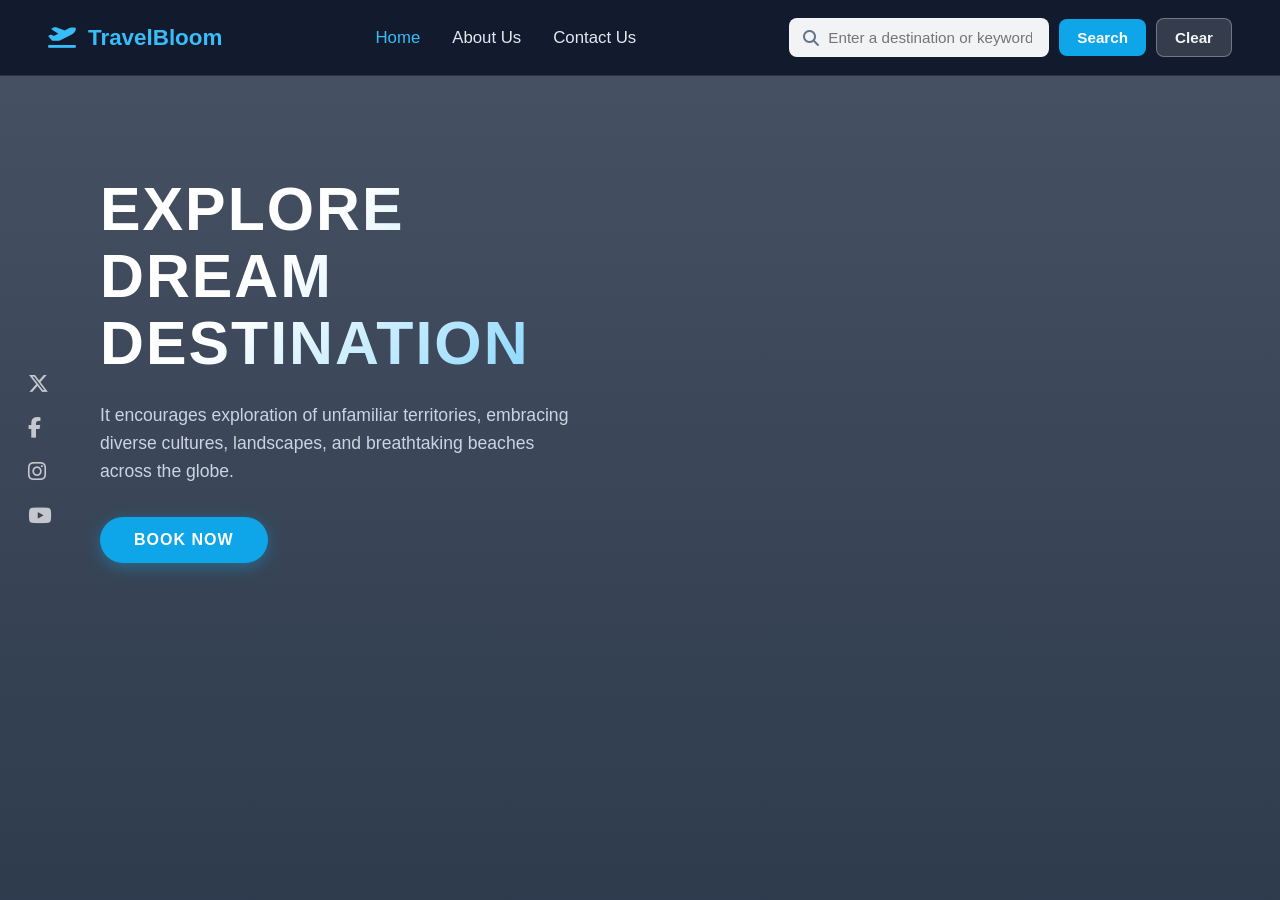
<file: index.html>
<!DOCTYPE html>
<html lang="en">
<head>
    <meta charset="UTF-8">
    <meta name="viewport" content="width=device-width, initial-scale=1.0">
    <title>TravelBloom - Travel Recommendation</title>
    <link rel="stylesheet" href="https://cdnjs.cloudflare.com/ajax/libs/font-awesome/6.5.2/css/all.min.css">
    <link rel="stylesheet" href="travel_recommendation.css">
</head>
<body>
    <nav class="navbar">
        <div class="logo-section">
            <i class="fa-solid fa-plane-departure"></i>
            <span>TravelBloom</span>
        </div>
        <div class="nav-links">
            <a href="travel_recommendation.html" class="active">Home</a>
            <a href="about.html">About Us</a>
            <a href="contact.html">Contact Us</a>
        </div>
        <div class="search-container">
            <div class="search-box">
                <i class="fa-solid fa-magnifying-glass search-icon"></i>
                <input type="text" id="searchInput" placeholder="Enter a destination or keyword">
            </div>
            <button type="button" id="btnSearch">Search</button>
            <button type="button" id="btnClear">Clear</button>
        </div>
    </nav>

    <aside class="social-sidebar">
        <a href="#"><i class="fa-brands fa-x-twitter"></i></a>
        <a href="#"><i class="fa-brands fa-facebook-f"></i></a>
        <a href="#"><i class="fa-brands fa-instagram"></i></a>
        <a href="#"><i class="fa-brands fa-youtube"></i></a>
    </aside>

    <main class="main-container">
        <section class="hero-section">
            <h1>EXPLORE<br>DREAM<br>DESTINATION</h1>
            <p>It encourages exploration of unfamiliar territories, embracing diverse cultures, landscapes, and breathtaking beaches across the globe.</p>
            <a href="#" class="btn-book">BOOK NOW</a>
        </section>

        <section id="resultsContainer" class="results-container"></section>
    </main>

    <script src="travel_recommendation.js"></script>
</body>
</html>
</file>
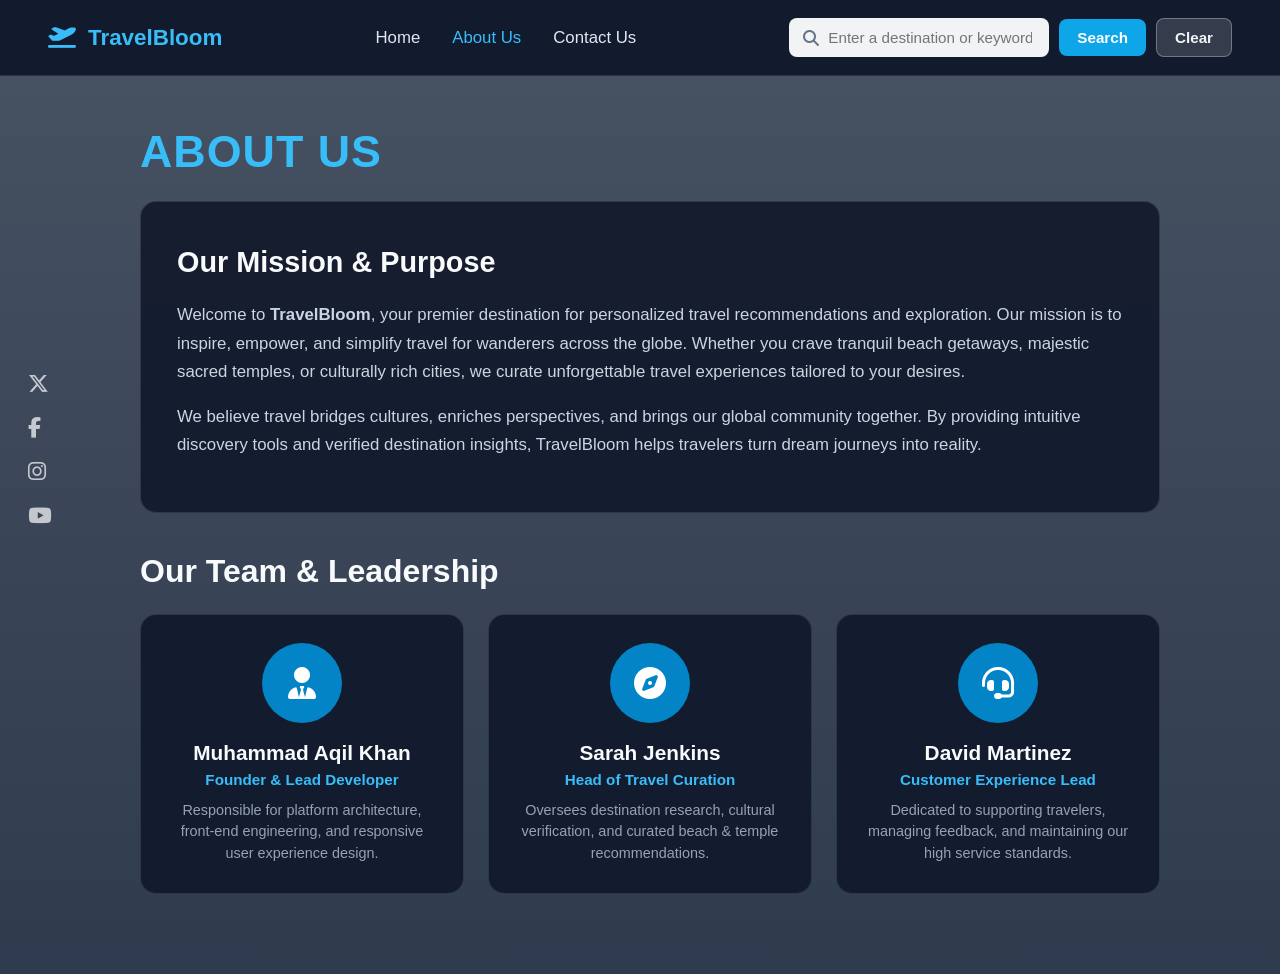
<file: about.html>
<!DOCTYPE html>
<html lang="en">
<head>
    <meta charset="UTF-8">
    <meta name="viewport" content="width=device-width, initial-scale=1.0">
    <title>About Us - TravelBloom</title>
    <link rel="stylesheet" href="https://cdnjs.cloudflare.com/ajax/libs/font-awesome/6.5.2/css/all.min.css">
    <link rel="stylesheet" href="travel_recommendation.css">
    <style>
        .about-page-container {
            padding: 50px 80px 80px 100px;
            max-width: 1200px;
            margin: 0 auto;
        }
        .page-title {
            font-size: 2.8rem;
            font-weight: 800;
            margin-bottom: 24px;
            color: #38bdf8;
            letter-spacing: 1px;
            text-transform: uppercase;
        }
        .company-info-card {
            background: rgba(15, 23, 42, 0.88);
            border: 1px solid rgba(255, 255, 255, 0.12);
            border-radius: 16px;
            padding: 36px;
            backdrop-filter: blur(12px);
            margin-bottom: 40px;
            line-height: 1.7;
            color: #cbd5e1;
        }
        .company-info-card h2 {
            color: #f8fafc;
            font-size: 1.8rem;
            margin-bottom: 14px;
        }
        .company-info-card p {
            margin-bottom: 16px;
            font-size: 1.05rem;
        }
        .team-section h2 {
            font-size: 2rem;
            margin-bottom: 24px;
            color: #f8fafc;
        }
        .team-grid {
            display: grid;
            grid-template-columns: repeat(auto-fit, minmax(280px, 1fr));
            gap: 24px;
        }
        .team-card {
            background: rgba(15, 23, 42, 0.88);
            border: 1px solid rgba(255, 255, 255, 0.12);
            border-radius: 16px;
            padding: 28px;
            text-align: center;
            backdrop-filter: blur(12px);
        }
        .team-card .avatar {
            width: 80px;
            height: 80px;
            border-radius: 50%;
            background: #0284c7;
            display: flex;
            align-items: center;
            justify-content: center;
            margin: 0 auto 18px;
            font-size: 2rem;
            color: white;
        }
        .team-card h3 {
            color: #f8fafc;
            font-size: 1.3rem;
            margin-bottom: 6px;
        }
        .team-card .role {
            color: #38bdf8;
            font-size: 0.95rem;
            font-weight: 600;
            margin-bottom: 12px;
        }
        .team-card p {
            color: #94a3b8;
            font-size: 0.9rem;
            line-height: 1.5;
        }
    </style>
</head>
<body>
    <!-- Navbar with 6 required elements -->
    <nav class="navbar">
        <div class="logo-section">
            <i class="fa-solid fa-plane-departure"></i>
            <span>TravelBloom</span>
        </div>
        <div class="nav-links">
            <a href="index.html">Home</a>
            <a href="about.html" class="active">About Us</a>
            <a href="contact.html">Contact Us</a>
        </div>
        <div class="search-container">
            <div class="search-box">
                <i class="fa-solid fa-magnifying-glass search-icon"></i>
                <input type="text" id="searchInput" placeholder="Enter a destination or keyword">
            </div>
            <button type="button" id="btnSearch">Search</button>
            <button type="button" id="btnClear">Clear</button>
        </div>
    </nav>

    <aside class="social-sidebar">
        <a href="#"><i class="fa-brands fa-x-twitter"></i></a>
        <a href="#"><i class="fa-brands fa-facebook-f"></i></a>
        <a href="#"><i class="fa-brands fa-instagram"></i></a>
        <a href="#"><i class="fa-brands fa-youtube"></i></a>
    </aside>

    <div class="about-page-container">
        <h1 class="page-title">ABOUT US</h1>

        <section class="company-info-card">
            <h2>Our Mission & Purpose</h2>
            <p>Welcome to <strong>TravelBloom</strong>, your premier destination for personalized travel recommendations and exploration. Our mission is to inspire, empower, and simplify travel for wanderers across the globe. Whether you crave tranquil beach getaways, majestic sacred temples, or culturally rich cities, we curate unforgettable travel experiences tailored to your desires.</p>
            <p>We believe travel bridges cultures, enriches perspectives, and brings our global community together. By providing intuitive discovery tools and verified destination insights, TravelBloom helps travelers turn dream journeys into reality.</p>
        </section>

        <section class="team-section">
            <h2>Our Team & Leadership</h2>
            <div class="team-grid">
                <div class="team-card">
                    <div class="avatar"><i class="fa-solid fa-user-tie"></i></div>
                    <h3>Muhammad Aqil Khan</h3>
                    <div class="role">Founder & Lead Developer</div>
                    <p>Responsible for platform architecture, front-end engineering, and responsive user experience design.</p>
                </div>
                <div class="team-card">
                    <div class="avatar"><i class="fa-solid fa-compass"></i></div>
                    <h3>Sarah Jenkins</h3>
                    <div class="role">Head of Travel Curation</div>
                    <p>Oversees destination research, cultural verification, and curated beach & temple recommendations.</p>
                </div>
                <div class="team-card">
                    <div class="avatar"><i class="fa-solid fa-headset"></i></div>
                    <h3>David Martinez</h3>
                    <div class="role">Customer Experience Lead</div>
                    <p>Dedicated to supporting travelers, managing feedback, and maintaining our high service standards.</p>
                </div>
            </div>
        </section>
    </div>

    <script src="travel_recommendation.js"></script>
</body>
</html>
</file>
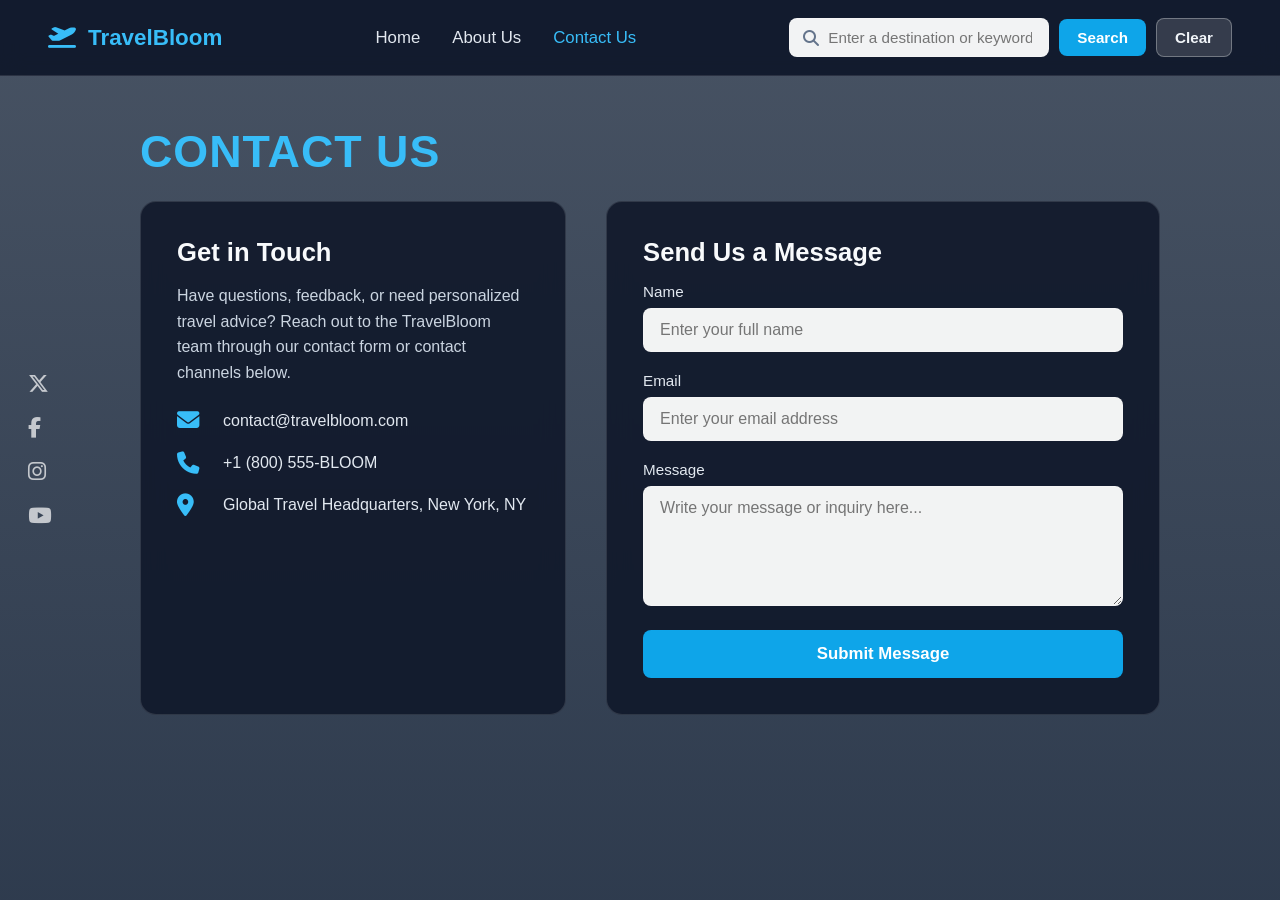
<file: contact.html>
<!DOCTYPE html>
<html lang="en">
<head>
    <meta charset="UTF-8">
    <meta name="viewport" content="width=device-width, initial-scale=1.0">
    <title>Contact Us - TravelBloom</title>
    <link rel="stylesheet" href="https://cdnjs.cloudflare.com/ajax/libs/font-awesome/6.5.2/css/all.min.css">
    <link rel="stylesheet" href="travel_recommendation.css">
    <style>
        .contact-page-container {
            padding: 50px 80px 80px 100px;
            max-width: 1200px;
            margin: 0 auto;
        }
        .page-title {
            font-size: 2.8rem;
            font-weight: 800;
            margin-bottom: 24px;
            color: #38bdf8;
            letter-spacing: 1px;
            text-transform: uppercase;
        }
        .contact-layout {
            display: grid;
            grid-template-columns: 1fr 1.3fr;
            gap: 40px;
        }
        .contact-info-card, .contact-form-card {
            background: rgba(15, 23, 42, 0.88);
            border: 1px solid rgba(255, 255, 255, 0.12);
            border-radius: 16px;
            padding: 36px;
            backdrop-filter: blur(12px);
        }
        .contact-info-card h2, .contact-form-card h2 {
            color: #f8fafc;
            font-size: 1.6rem;
            margin-bottom: 16px;
        }
        .contact-info-card p {
            color: #cbd5e1;
            line-height: 1.6;
            margin-bottom: 24px;
        }
        .info-item {
            display: flex;
            align-items: center;
            gap: 16px;
            margin-bottom: 20px;
            color: #e2e8f0;
        }
        .info-item i {
            font-size: 1.4rem;
            color: #38bdf8;
            width: 30px;
        }
        .form-group {
            margin-bottom: 20px;
        }
        .form-group label {
            display: block;
            margin-bottom: 8px;
            color: #e2e8f0;
            font-weight: 500;
            font-size: 0.95rem;
        }
        .form-group input, .form-group textarea {
            width: 100%;
            padding: 12px 16px;
            border-radius: 8px;
            border: 1px solid rgba(255, 255, 255, 0.2);
            background: rgba(255, 255, 255, 0.95);
            color: #0f172a;
            font-size: 1rem;
            outline: none;
            box-sizing: border-box;
        }
        .form-group textarea {
            resize: vertical;
            min-height: 120px;
        }
        .btn-submit {
            display: block;
            width: 100%;
            padding: 14px;
            background: #0ea5e9;
            color: white;
            border: none;
            border-radius: 8px;
            font-size: 1.05rem;
            font-weight: 700;
            cursor: pointer;
            transition: background 0.2s ease;
        }
        .btn-submit:hover {
            background: #0284c7;
        }
        .status-msg {
            margin-top: 15px;
            color: #4ade80;
            font-weight: 600;
            display: none;
            text-align: center;
        }
    </style>
</head>
<body>
    <!-- Navbar with 6 required elements -->
    <nav class="navbar">
        <div class="logo-section">
            <i class="fa-solid fa-plane-departure"></i>
            <span>TravelBloom</span>
        </div>
        <div class="nav-links">
            <a href="index.html">Home</a>
            <a href="about.html">About Us</a>
            <a href="contact.html" class="active">Contact Us</a>
        </div>
        <div class="search-container">
            <div class="search-box">
                <i class="fa-solid fa-magnifying-glass search-icon"></i>
                <input type="text" id="searchInput" placeholder="Enter a destination or keyword">
            </div>
            <button type="button" id="btnSearch">Search</button>
            <button type="button" id="btnClear">Clear</button>
        </div>
    </nav>

    <aside class="social-sidebar">
        <a href="#"><i class="fa-brands fa-x-twitter"></i></a>
        <a href="#"><i class="fa-brands fa-facebook-f"></i></a>
        <a href="#"><i class="fa-brands fa-instagram"></i></a>
        <a href="#"><i class="fa-brands fa-youtube"></i></a>
    </aside>

    <div class="contact-page-container">
        <h1 class="page-title">CONTACT US</h1>

        <div class="contact-layout">
            <div class="contact-info-card">
                <h2>Get in Touch</h2>
                <p>Have questions, feedback, or need personalized travel advice? Reach out to the TravelBloom team through our contact form or contact channels below.</p>
                
                <div class="info-item">
                    <i class="fa-solid fa-envelope"></i>
                    <span>contact@travelbloom.com</span>
                </div>
                <div class="info-item">
                    <i class="fa-solid fa-phone"></i>
                    <span>+1 (800) 555-BLOOM</span>
                </div>
                <div class="info-item">
                    <i class="fa-solid fa-location-dot"></i>
                    <span>Global Travel Headquarters, New York, NY</span>
                </div>
            </div>

            <div class="contact-form-card">
                <h2>Send Us a Message</h2>
                <form id="contactForm" onsubmit="event.preventDefault(); document.getElementById('statusMsg').style.display='block'; this.reset();">
                    <div class="form-group">
                        <label for="name">Name</label>
                        <input type="text" id="name" name="name" placeholder="Enter your full name" required>
                    </div>

                    <div class="form-group">
                        <label for="email">Email</label>
                        <input type="email" id="email" name="email" placeholder="Enter your email address" required>
                    </div>

                    <div class="form-group">
                        <label for="message">Message</label>
                        <textarea id="message" name="message" placeholder="Write your message or inquiry here..." required></textarea>
                    </div>

                    <button type="submit" class="btn-submit">Submit Message</button>
                    <div id="statusMsg" class="status-msg">Thank you! Your message has been sent successfully.</div>
                </form>
            </div>
        </div>
    </div>

    <script src="travel_recommendation.js"></script>
</body>
</html>
</file>
<file: travel_recommendation.css>
* {
    margin: 0;
    padding: 0;
    box-sizing: border-box;
    font-family: 'Segoe UI', Tahoma, Geneva, Verdana, sans-serif;
}

body {
    min-height: 100vh;
    background: linear-gradient(rgba(10, 25, 47, 0.75), rgba(10, 25, 47, 0.85)),
                url('https://images.unsplash.com/photo-1507525428034-b723cf961d3e?w=1600&auto=format&fit=crop&q=80') center/cover no-repeat fixed;
    color: #ffffff;
    overflow-x: hidden;
}

.navbar {
    display: flex;
    justify-content: space-between;
    align-items: center;
    padding: 18px 48px;
    background: rgba(15, 23, 42, 0.92);
    backdrop-filter: blur(10px);
    border-bottom: 1px solid rgba(255, 255, 255, 0.1);
    position: sticky;
    top: 0;
    z-index: 100;
}

.logo-section {
    display: flex;
    align-items: center;
    gap: 12px;
    font-size: 1.4rem;
    font-weight: 700;
    color: #38bdf8;
}

.nav-links {
    display: flex;
    gap: 32px;
}

.nav-links a {
    color: #e2e8f0;
    text-decoration: none;
    font-size: 1.05rem;
    font-weight: 500;
    transition: color 0.2s ease;
}

.nav-links a:hover,
.nav-links a.active {
    color: #38bdf8;
}

.search-container {
    display: flex;
    align-items: center;
    gap: 10px;
}

.search-box {
    position: relative;
    display: flex;
    align-items: center;
}

.search-icon {
    position: absolute;
    left: 14px;
    color: #64748b;
}

.search-box input {
    padding: 10px 16px 10px 38px;
    border-radius: 8px;
    border: 1px solid rgba(255, 255, 255, 0.2);
    background: rgba(255, 255, 255, 0.95);
    color: #0f172a;
    font-size: 0.95rem;
    width: 260px;
    outline: none;
}

.search-container button {
    padding: 10px 18px;
    border: none;
    border-radius: 8px;
    font-weight: 600;
    cursor: pointer;
    font-size: 0.95rem;
    transition: all 0.2s ease;
}

#btnSearch {
    background: #0ea5e9;
    color: white;
}

#btnSearch:hover {
    background: #0284c7;
}

#btnClear {
    background: rgba(255, 255, 255, 0.15);
    color: #f1f5f9;
    border: 1px solid rgba(255, 255, 255, 0.3);
}

#btnClear:hover {
    background: rgba(255, 255, 255, 0.25);
}

.social-sidebar {
    position: fixed;
    left: 28px;
    top: 50%;
    transform: translateY(-50%);
    display: flex;
    flex-direction: column;
    gap: 20px;
    z-index: 50;
}

.social-sidebar a {
    color: rgba(255, 255, 255, 0.7);
    font-size: 1.3rem;
    transition: color 0.2s ease, transform 0.2s ease;
}

.social-sidebar a:hover {
    color: #38bdf8;
    transform: scale(1.15);
}

.main-container {
    display: flex;
    justify-content: space-between;
    padding: 60px 80px 60px 100px;
    gap: 40px;
    min-height: calc(100vh - 80px);
}

.hero-section {
    flex: 1;
    max-width: 520px;
    padding-top: 40px;
}

.hero-section h1 {
    font-size: 3.8rem;
    font-weight: 900;
    line-height: 1.1;
    letter-spacing: 2px;
    margin-bottom: 24px;
    background: linear-gradient(135deg, #ffffff 40%, #7dd3fc 100%);
    -webkit-background-clip: text;
    -webkit-text-fill-color: transparent;
}

.hero-section p {
    font-size: 1.1rem;
    line-height: 1.6;
    color: #cbd5e1;
    margin-bottom: 32px;
}

.btn-book {
    display: inline-block;
    padding: 14px 34px;
    background: #0ea5e9;
    color: white;
    text-decoration: none;
    border-radius: 30px;
    font-weight: 700;
    letter-spacing: 1px;
    box-shadow: 0 4px 15px rgba(14, 165, 233, 0.4);
    transition: transform 0.2s ease, background 0.2s ease;
}

.btn-book:hover {
    background: #0284c7;
    transform: translateY(-2px);
}

.results-container {
    flex: 1.2;
    display: flex;
    flex-direction: column;
    gap: 24px;
    max-height: 75vh;
    overflow-y: auto;
    padding-right: 12px;
}

.recommendation-card {
    background: rgba(15, 23, 42, 0.88);
    backdrop-filter: blur(12px);
    border-radius: 16px;
    overflow: hidden;
    border: 1px solid rgba(255, 255, 255, 0.12);
    box-shadow: 0 10px 25px rgba(0, 0, 0, 0.35);
    animation: fadeIn 0.3s ease;
}

@keyframes fadeIn {
    from { opacity: 0; transform: translateY(12px); }
    to { opacity: 1; transform: translateY(0); }
}

.card-image-wrap {
    width: 100%;
    height: 220px;
    overflow: hidden;
}

.card-image-wrap img {
    width: 100%;
    height: 100%;
    object-fit: cover;
}

.card-body {
    padding: 20px 24px;
}

.card-body h3 {
    font-size: 1.4rem;
    color: #f8fafc;
    margin-bottom: 10px;
}

.card-body p {
    font-size: 0.95rem;
    color: #94a3b8;
    line-height: 1.5;
    margin-bottom: 16px;
}

.btn-visit {
    display: inline-block;
    padding: 8px 22px;
    background: #0284c7;
    color: white;
    text-decoration: none;
    border-radius: 6px;
    font-size: 0.9rem;
    font-weight: 600;
}
</file>
